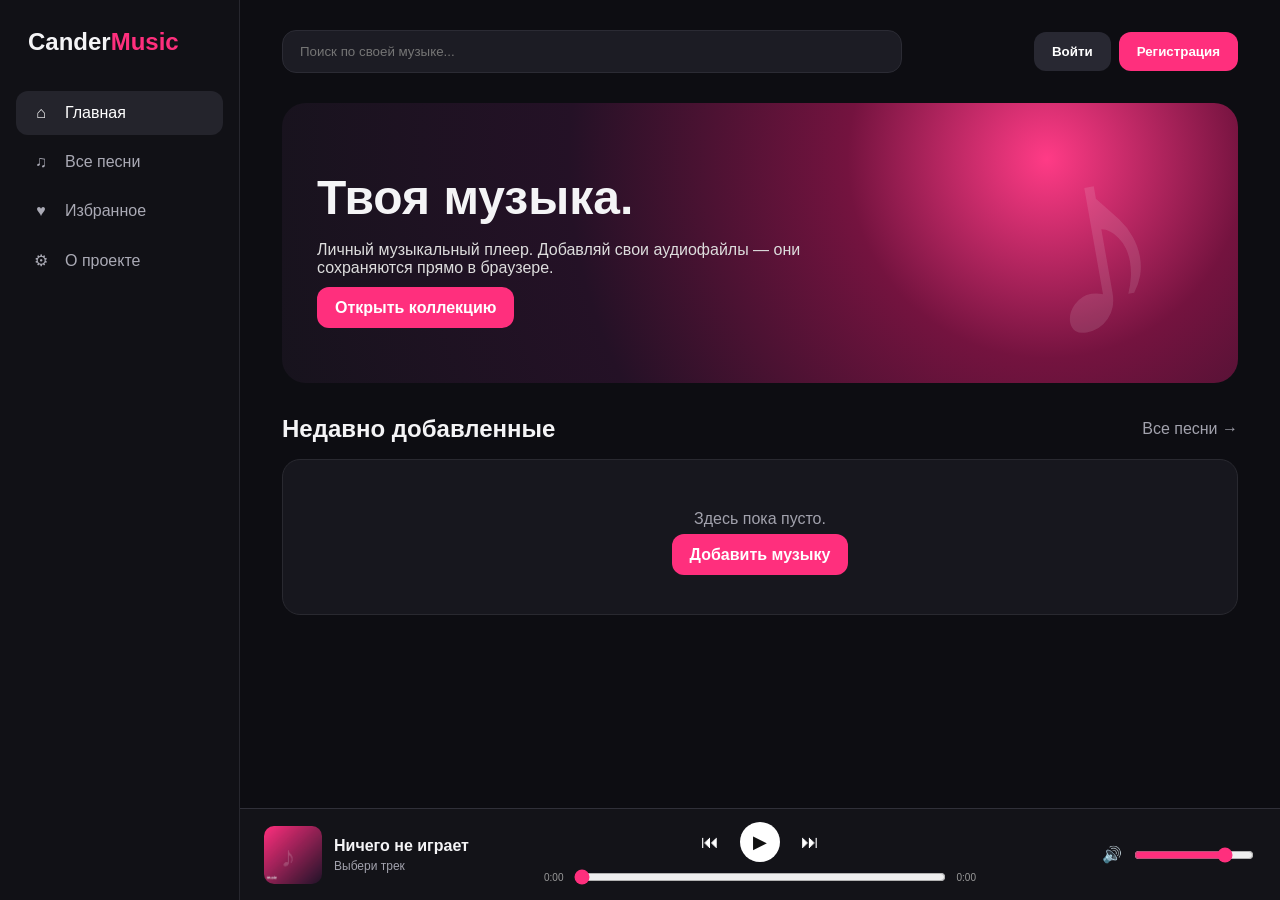
<file: index.html>
<!DOCTYPE html>
<html lang="ru">
<head>
  <meta charset="UTF-8">
  <meta name="viewport" content="width=device-width,initial-scale=1">
  <title>Cander Music — Главная</title>
  <link rel="stylesheet" href="style.css">
</head>
<body>
  <div id="app"></div>
  <script src="app.js"></script>
</body>
</html>
</file>
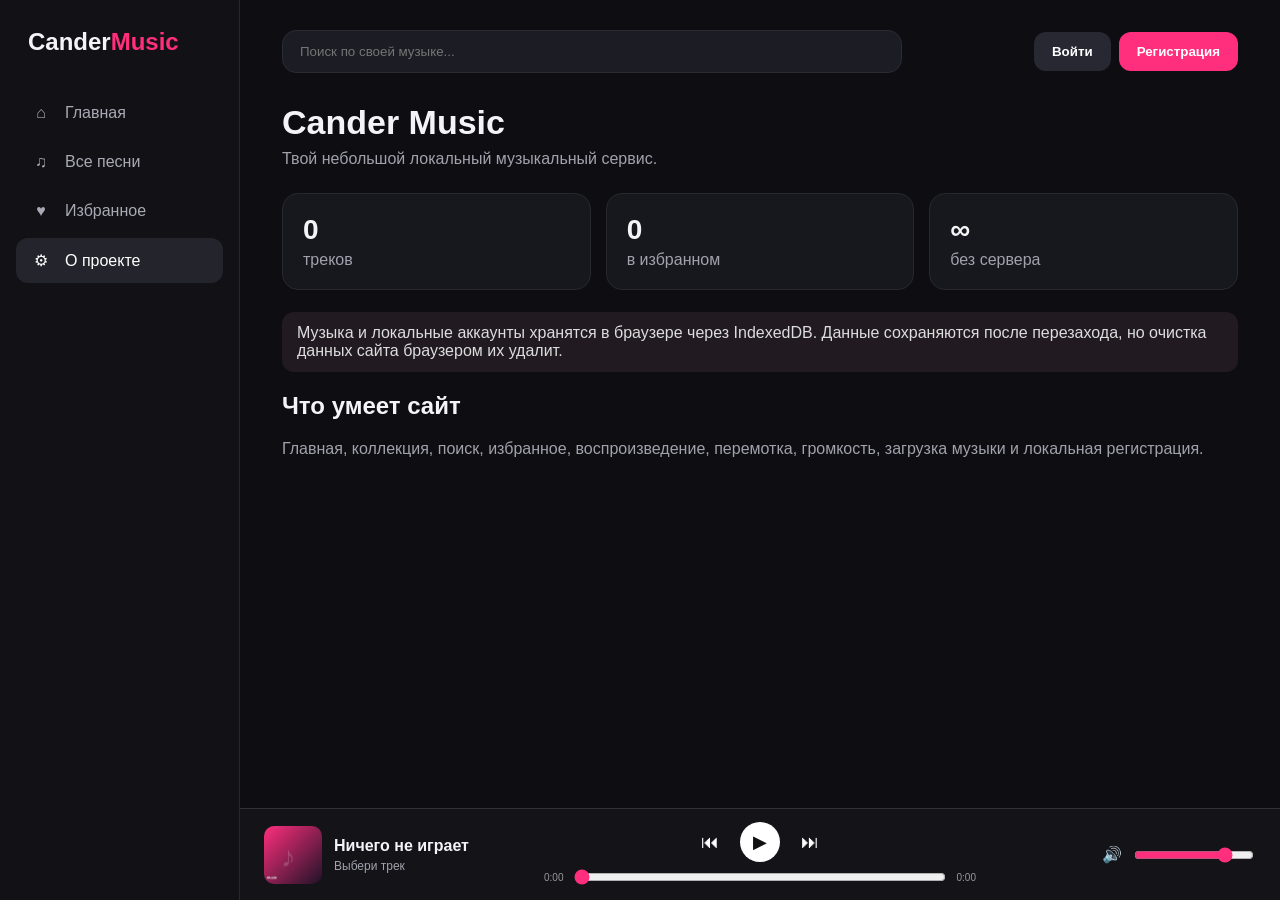
<file: about.html>
<!DOCTYPE html>
<html lang="ru">
<head>
  <meta charset="UTF-8">
  <meta name="viewport" content="width=device-width,initial-scale=1">
  <title>Cander Music — О проекте</title>
  <link rel="stylesheet" href="style.css">
</head>
<body>
  <div id="app"></div>
  <script src="app.js"></script>
</body>
</html>
</file>
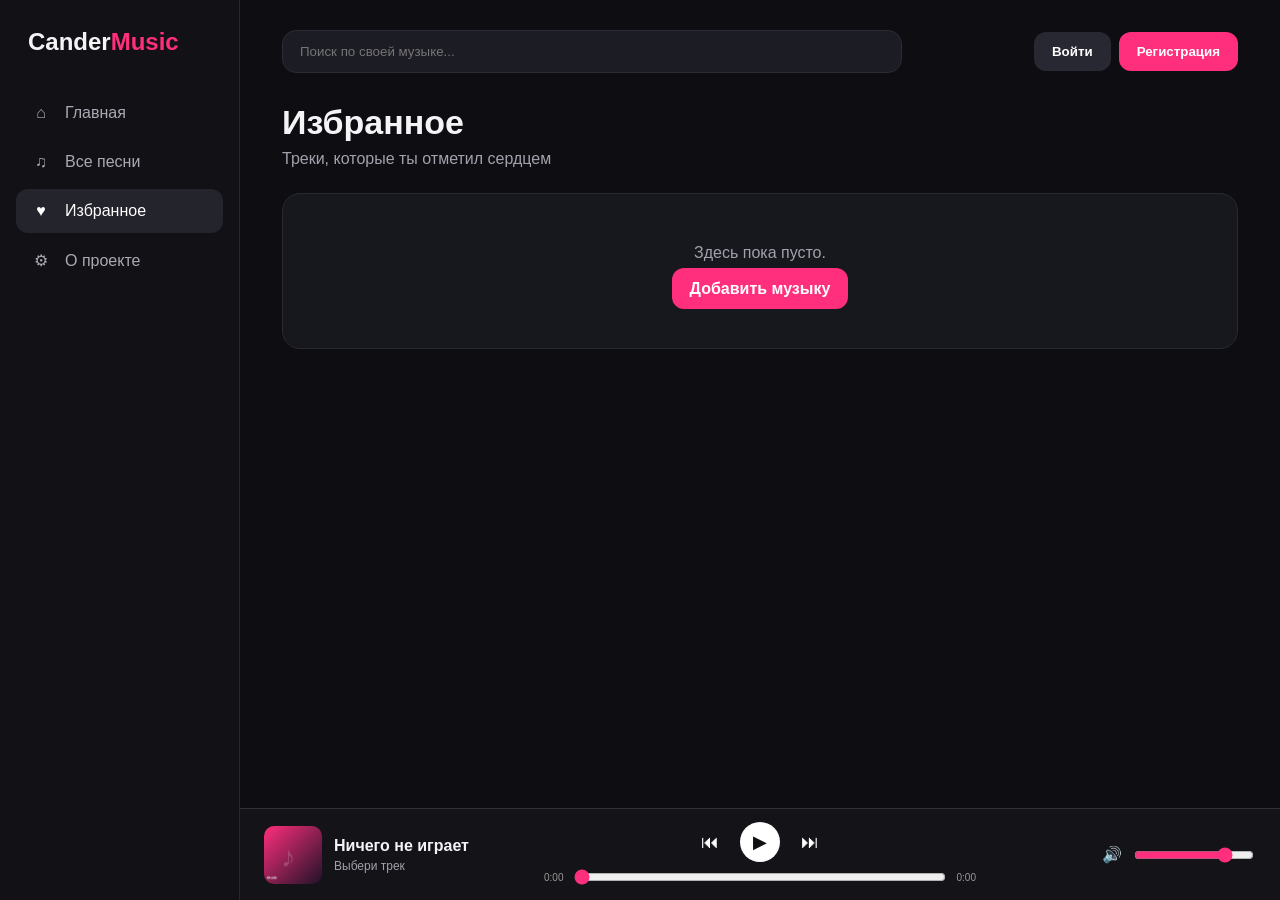
<file: favorites.html>
<!DOCTYPE html>
<html lang="ru">
<head>
  <meta charset="UTF-8">
  <meta name="viewport" content="width=device-width,initial-scale=1">
  <title>Cander Music — Избранное</title>
  <link rel="stylesheet" href="style.css">
</head>
<body>
  <div id="app"></div>
  <script src="app.js"></script>
</body>
</html>
</file>
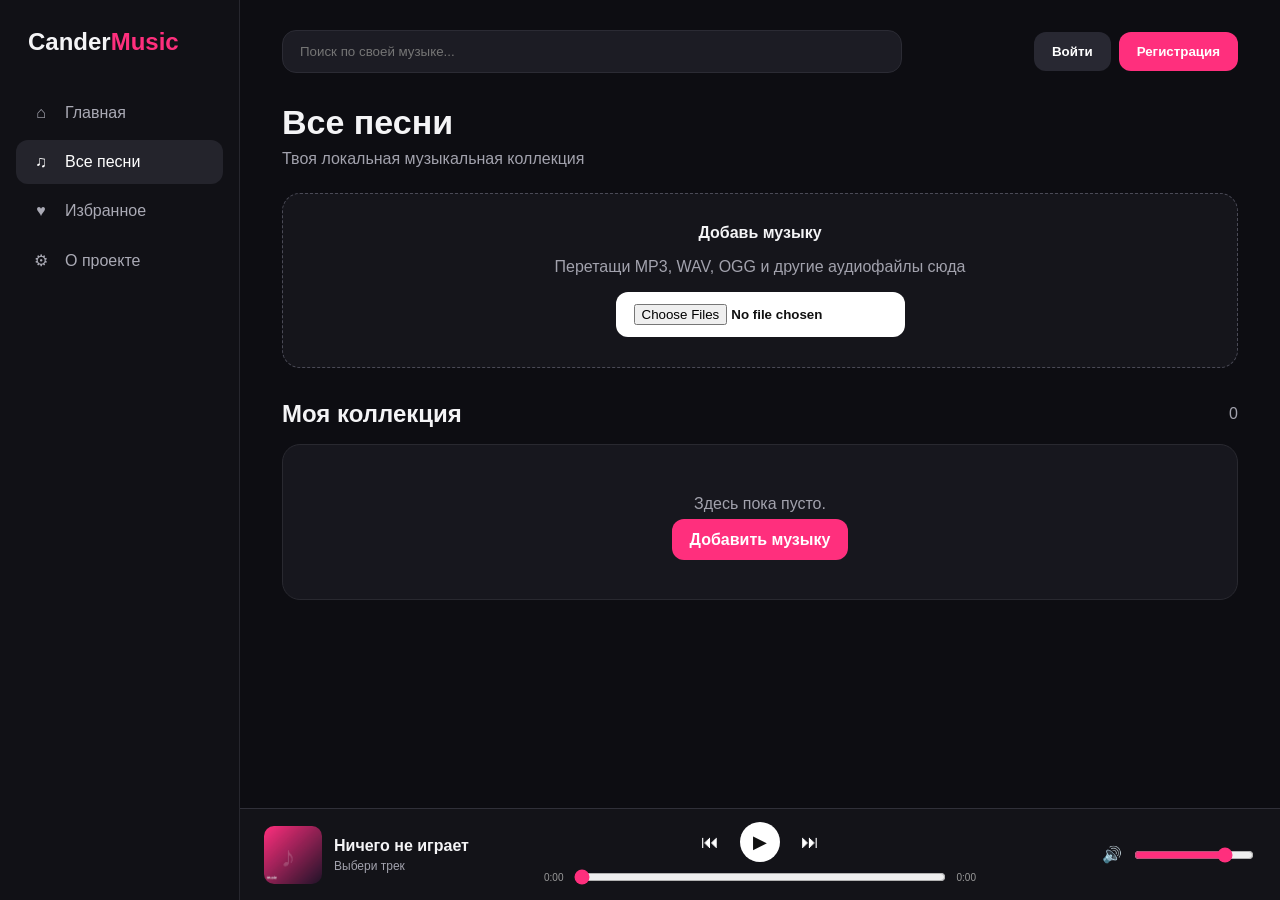
<file: library.html>
<!DOCTYPE html>
<html lang="ru">
<head>
  <meta charset="UTF-8">
  <meta name="viewport" content="width=device-width,initial-scale=1">
  <title>Cander Music — Моя музыка</title>
  <link rel="stylesheet" href="style.css">
</head>
<body>
  <div id="app"></div>
  <script src="app.js"></script>
</body>
</html>
</file>
<file: style.css>
*{box-sizing:border-box}body{margin:0;background:#0d0d12;color:#f4f4f6;font-family:Inter,Arial,sans-serif;min-height:100vh}a{text-decoration:none;color:inherit}
:root{--accent:#ff2f7d;--panel:#17171e;--panel2:#202028;--muted:#a2a2ad}
.layout{display:flex;min-height:100vh;padding-bottom:92px}.sidebar{position:fixed;left:0;top:0;bottom:0;width:240px;background:#111116;border-right:1px solid #27272e;padding:28px 16px;z-index:5}.logo{font-size:24px;font-weight:800;margin:0 12px 35px}.logo span{color:var(--accent)}
.nav a{display:flex;gap:13px;align-items:center;padding:13px 14px;border-radius:12px;color:#aaaab5;margin:5px 0}.nav a:hover,.nav a.active{background:#24242c;color:#fff}.nav .icon{width:22px;text-align:center}
.main{margin-left:240px;width:calc(100% - 240px);padding:30px 42px}.topbar{display:flex;gap:14px;align-items:center;margin-bottom:30px}.search{flex:1;max-width:620px;background:#1c1c24;border:1px solid #2b2b34;border-radius:14px;padding:13px 17px;color:white;outline:none}.search:focus{border-color:#555563}.page-title{font-size:34px;margin:10px 0 8px}.subtitle{color:var(--muted);margin:0 0 25px}
.hero{min-height:280px;border-radius:24px;padding:35px;display:flex;align-items:center;overflow:hidden;position:relative;background:radial-gradient(circle at 80% 20%,#ff3b86 0,#74133f 25%,#241126 60%,#17131d 100%)}.hero:after{content:"♪";position:absolute;right:8%;font-size:260px;opacity:.12;transform:rotate(-10deg)}.hero h1{font-size:48px;margin:0 0 10px}.hero p{max-width:570px;color:#ddd;margin-bottom:22px}.btn{border:0;border-radius:12px;padding:12px 18px;background:#fff;color:#111;font-weight:700;cursor:pointer}.btn.accent{background:var(--accent);color:#fff}.btn.ghost{background:#282832;color:#fff}
.section-title{display:flex;justify-content:space-between;align-items:center;margin:32px 0 16px}.section-title h2{margin:0}.muted{color:var(--muted)}
.cards{display:grid;grid-template-columns:repeat(auto-fill,minmax(170px,1fr));gap:18px}.card{background:var(--panel);border:1px solid #25252d;border-radius:17px;padding:12px;transition:.18s}.card:hover{transform:translateY(-3px);background:#1d1d25}.cover{width:100%;aspect-ratio:1;border-radius:12px;object-fit:cover;background:linear-gradient(135deg,#30203c,#111)}.card-title{font-weight:700;margin:10px 2px 4px;white-space:nowrap;overflow:hidden;text-overflow:ellipsis}.card-artist{font-size:13px;color:var(--muted);margin:0 2px}.card-actions{display:flex;gap:7px;margin-top:10px}.smallbtn{flex:1;border:0;border-radius:9px;padding:8px;background:#292932;color:#fff;cursor:pointer}.smallbtn:hover{background:#35353f}.heart.active{color:#ff4f91}
.track-list{background:var(--panel);border:1px solid #292930;border-radius:18px;overflow:hidden}.track{display:grid;grid-template-columns:42px 1fr auto;gap:14px;align-items:center;padding:12px 15px;border-bottom:1px solid #282830}.track:last-child{border-bottom:0}.track:hover{background:#1e1e26}.track-cover{width:42px;height:42px;border-radius:8px;object-fit:cover}.track-name{font-weight:650}.track-artist{font-size:13px;color:var(--muted);margin-top:3px}.track-actions{display:flex;gap:7px}
.empty{padding:50px 20px;text-align:center;color:var(--muted)}.drop{border:1px dashed #4a4a56;border-radius:18px;padding:30px;text-align:center;background:#15151b;margin-top:20px}.drop.drag{border-color:var(--accent);background:#21121b}
.player{position:fixed;left:240px;right:0;bottom:0;height:92px;background:rgba(20,20,25,.97);backdrop-filter:blur(14px);border-top:1px solid #303039;display:grid;grid-template-columns:280px 1fr 280px;align-items:center;padding:12px 24px;z-index:10}.now{display:flex;align-items:center;gap:12px;min-width:0}.now img{width:58px;height:58px;border-radius:10px}.now div{min-width:0}.now b,.now span{display:block;overflow:hidden;text-overflow:ellipsis;white-space:nowrap}.now span{font-size:12px;color:var(--muted);margin-top:4px}.controls{text-align:center}.control-buttons{display:flex;justify-content:center;align-items:center;gap:15px}.ctrl{background:none;border:0;color:white;font-size:18px;cursor:pointer}.play{width:40px;height:40px;border-radius:50%;background:#fff;color:#111}.progress{display:flex;align-items:center;gap:9px;margin-top:5px;font-size:10px;color:#999}.progress input{width:100%;accent-color:var(--accent)}.volume{display:flex;justify-content:flex-end;align-items:center;gap:10px}.volume input{width:120px;accent-color:var(--accent)}
.notice{padding:12px 15px;border-radius:12px;background:#211a20;color:#ddd;margin:15px 0}.stats{display:grid;grid-template-columns:repeat(3,1fr);gap:15px;margin:22px 0}.stat{background:var(--panel);padding:20px;border-radius:16px;border:1px solid #28282f}.stat b{font-size:28px;display:block;margin-bottom:5px}.stat span{color:var(--muted)}
@media(max-width:800px){.sidebar{width:70px;padding:20px 8px}.logo{font-size:0;text-align:center;margin:0 0 25px}.logo span{font-size:22px}.nav a{justify-content:center}.nav a span:not(.icon){display:none}.main{margin-left:70px;width:calc(100% - 70px);padding:20px}.player{left:70px;grid-template-columns:1fr auto;height:80px}.volume{display:none}.now img{width:48px;height:48px}.hero h1{font-size:35px}.hero{min-height:230px}.stats{grid-template-columns:1fr}}
@media(max-width:500px){.topbar .search{max-width:none}.hero{padding:24px}.cards{grid-template-columns:repeat(2,1fr)}.track-actions .smallbtn:nth-child(2){display:none}}
#account{margin-left:auto;display:flex;gap:8px;align-items:center}.account{display:flex;align-items:center;gap:10px;color:#ddd}.account .smallbtn{flex:initial;padding:8px 12px}.modal{position:fixed;inset:0;background:rgba(0,0,0,.7);backdrop-filter:blur(8px);display:flex;align-items:center;justify-content:center;z-index:50;padding:20px}.modal.hidden{display:none}.modal-card{position:relative;width:min(420px,100%);background:#18181f;border:1px solid #30303a;border-radius:20px;padding:28px;box-shadow:0 20px 70px rgba(0,0,0,.45)}.modal-card h2{margin-top:0}.modal-card form{display:grid;gap:12px}.modal-card input{width:100%;background:#101016;border:1px solid #33333e;border-radius:11px;padding:13px;color:#fff;outline:none}.modal-card input:focus{border-color:#ff2f7d}.modal-close{position:absolute;right:15px;top:12px;border:0;background:none;color:#aaa;font-size:28px;cursor:pointer}.form-error{min-height:18px;color:#ff6d9f;font-size:13px}.auth-switch{border:0;background:none;color:#aaa;margin-top:15px;cursor:pointer}.auth-switch:hover{color:#fff}
@media(max-width:650px){#account span{display:none}.topbar{gap:7px}.topbar .btn{padding:10px 11px}.account .smallbtn{padding:8px}}
</file>
